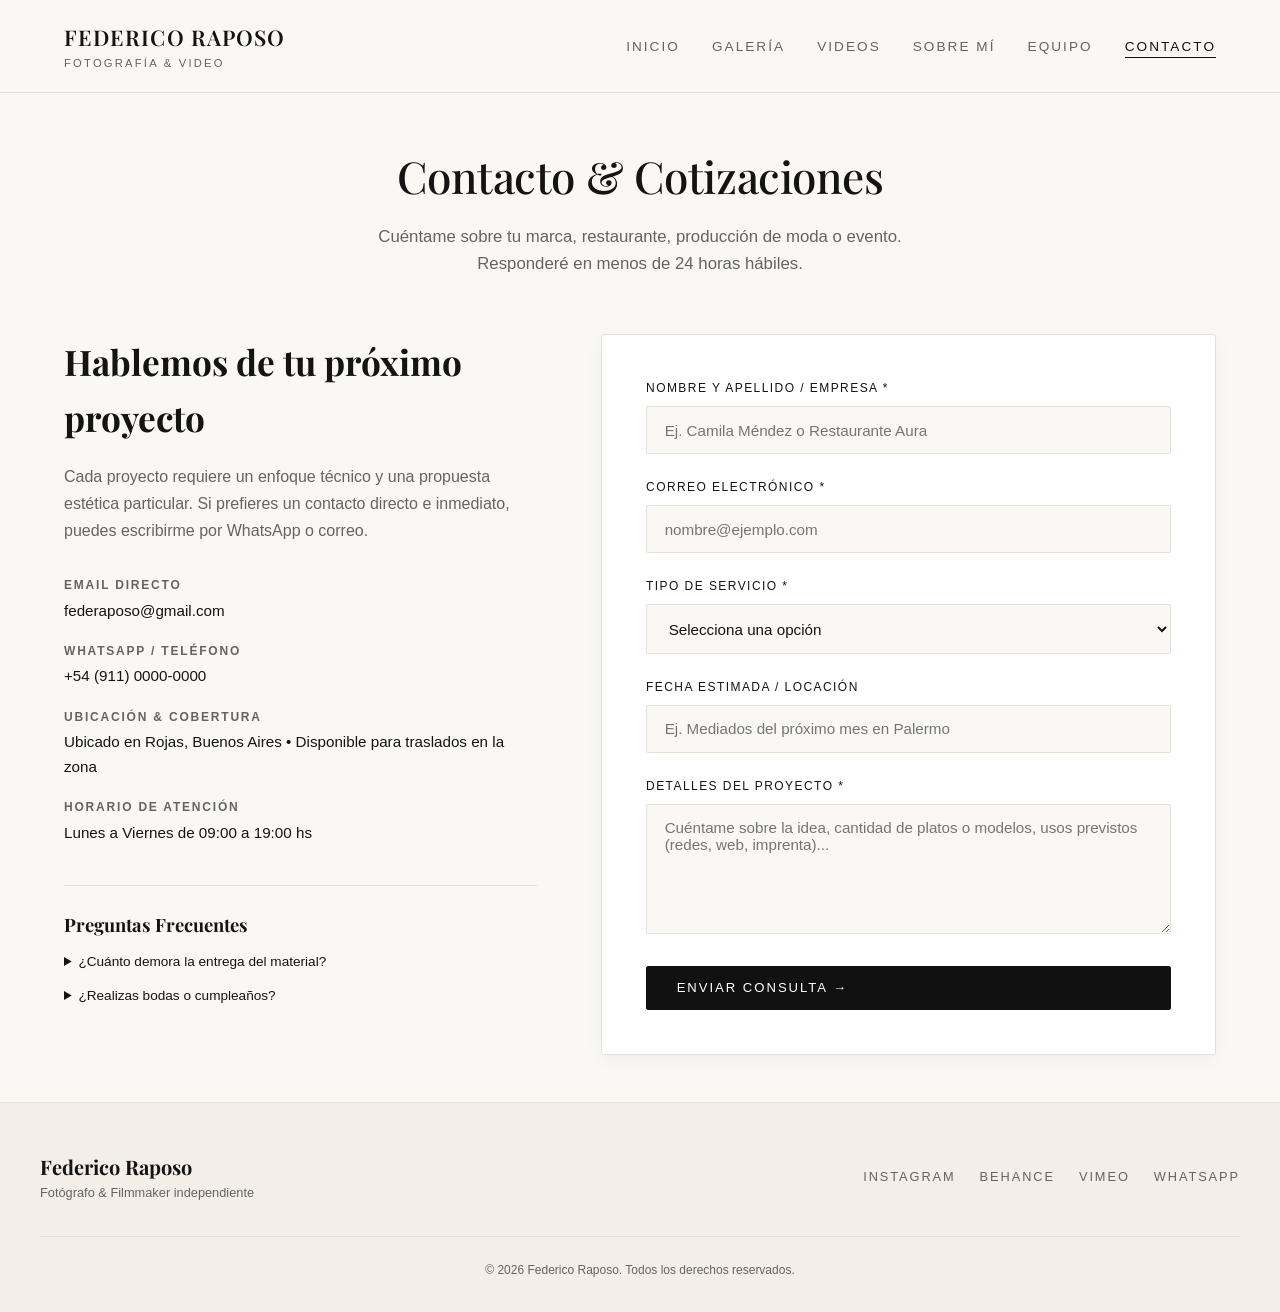
<file: contacto.html>
<!DOCTYPE html>
<html lang="es">
<head>
  <meta charset="UTF-8">
  <meta name="viewport" content="width=device-width, initial-scale=1.0">
  <title>Contacto & Reservas | Federico Raposo</title>
  <link rel="preconnect" href="https://fonts.googleapis.com">
  <link rel="preconnect" href="https://fonts.gstatic.com" crossorigin>
  <link href="https://fonts.googleapis.com/css2?family=Playfair+Display:ital,wght@0,400;0,600;1,400&display=swap" rel="stylesheet">
  <link rel="stylesheet" href="css/style.css">
  <link rel="icon" type="image/png" href="logo.png">
</head>
<body>

  <!-- NAVEGACIÓN -->
  <header class="header">
    <div class="nav-container">
      <a href="index.html" class="logo">
        Federico Raposo
        <span>Fotografía & Video</span>
      </a>
      <button class="nav-toggle" aria-label="Abrir menú">
        <span></span>
        <span></span>
        <span></span>
      </button>
      <ul class="nav-links">
        <li><a href="index.html">Inicio</a></li>
        <li><a href="galeria.html">Galería</a></li>
        <li><a href="videos.html">Videos</a></li>
        <li><a href="sobre-mi.html">Sobre Mí</a></li>
        <li><a href="equipo.html">Equipo</a></li>
        <li><a href="contacto.html" class="active">Contacto</a></li>
      </ul>
    </div>
  </header>

  <main class="container">
    <div class="page-header">
      <h1>Contacto & Cotizaciones</h1>
      <p>Cuéntame sobre tu marca, restaurante, producción de moda o evento. Responderé en menos de 24 horas hábiles.</p>
    </div>

    <div class="contact-grid">
      <!-- INFORMACIÓN DIRECTA -->
      <div class="contact-info">
        <h2>Hablemos de tu próximo proyecto</h2>
        <p>
          Cada proyecto requiere un enfoque técnico y una propuesta estética particular. Si prefieres un contacto directo e inmediato, puedes escribirme por WhatsApp o correo.
        </p>

        <ul class="contact-details">
          <li>
            <strong>Email Directo</strong>
            <a href="mailto:federaposo@gmail.com">federaposo@gmail.com</a>
          </li>
          <li>
            <strong>WhatsApp / Teléfono</strong>
            <a href="https://wa.me/5491100000000" target="_blank" rel="noopener">+54 (911) 0000-0000</a>
          </li>
          <li>
            <strong>Ubicación & Cobertura</strong>
            <span>Ubicado en Rojas, Buenos Aires • Disponible para traslados en la zona</span>
          </li>
          <li>
            <strong>Horario de atención</strong>
            <span>Lunes a Viernes de 09:00 a 19:00 hs</span>
          </li>
        </ul>

        <!-- PREGUNTAS FRECUENTES BREVES -->
        <div style="margin-top: 2.5rem; padding-top: 1.5rem; border-top: 1px solid var(--border);">
          <h4 style="font-family: var(--font-serif); font-size: 1.15rem; margin-bottom: 0.75rem;">Preguntas Frecuentes</h4>
          <details style="margin-bottom: 0.75rem; cursor: pointer;">
            <summary style="font-weight: 500; font-size: 0.85rem;">¿Cuánto demora la entrega del material?</summary>
            <p style="font-size: 0.8rem; color: var(--text-muted); margin-top: 0.35rem;">Para fotografía gastronómica y de producto: 5 a 7 días hábiles. Para producciones de video y aftermovies: 10 a 14 días con dos rondas de revisión incluidas.</p>
          </details>
          <details style="cursor: pointer;">
            <summary style="font-weight: 500; font-size: 0.85rem;">¿Realizas bodas o cumpleaños?</summary>
            <p style="font-size: 0.8rem; color: var(--text-muted); margin-top: 0.35rem;">No realizo eventos sociales privados como bodas o fiestas de cumpleaños. Mi enfoque está 100% volcado en proyectos comerciales, editoriales, culturales y de marca.</p>
          </details>
        </div>
      </div>

      <!-- FORMULARIO -->
      <div class="contact-form">
        <form id="contact-form">
          <div class="form-group">
            <label for="name">Nombre y Apellido / Empresa *</label>
            <input type="text" id="name" class="form-control" placeholder="Ej. Camila Méndez o Restaurante Aura" required>
          </div>

          <div class="form-group">
            <label for="email">Correo Electrónico *</label>
            <input type="email" id="email" class="form-control" placeholder="nombre@ejemplo.com" required>
          </div>

          <div class="form-group">
            <label for="category">Tipo de Servicio *</label>
            <select id="category" class="form-control" required>
              <option value="" disabled selected>Selecciona una opción</option>
              <option value="gastronomia">Fotografía Gastronómica & Menú</option>
              <option value="moda">Editorial de Moda & Lookbook</option>
              <option value="paisaje">Paisaje, Turismo & Expedición</option>
              <option value="eventos">Evento Corporativo o Cultural</option>
              <option value="video">Producción Audiovisual / Video Reel</option>
              <option value="otro">Otro tipo de producción</option>
            </select>
          </div>

          <div class="form-group">
            <label for="date">Fecha estimada / Locación</label>
            <input type="text" id="date" class="form-control" placeholder="Ej. Mediados del próximo mes en Palermo">
          </div>

          <div class="form-group">
            <label for="message">Detalles del Proyecto *</label>
            <textarea id="message" class="form-control" placeholder="Cuéntame sobre la idea, cantidad de platos o modelos, usos previstos (redes, web, imprenta)..." required></textarea>
          </div>

          <button type="submit" class="btn" style="width: 100%;">Enviar Consulta &rarr;</button>
        </form>
      </div>
    </div>
  </main>

  <!-- PIE DE PÁGINA -->
  <footer class="footer">
    <div class="footer-content">
      <div class="footer-brand">
        <h4>Federico Raposo</h4>
        <p>Fotógrafo & Filmmaker independiente</p>
      </div>
      <div class="footer-social">
        <a href="#" target="_blank" rel="noopener">Instagram</a>
        <a href="#" target="_blank" rel="noopener">Behance</a>
        <a href="#" target="_blank" rel="noopener">Vimeo</a>
        <a href="https://wa.me/" target="_blank" rel="noopener">WhatsApp</a>
      </div>
    </div>
    <p class="footer-copy">&copy; 2026 Federico Raposo. Todos los derechos reservados.</p>
  </footer>

  <script src="js/main.js"></script>
</body>
</html>
</file>
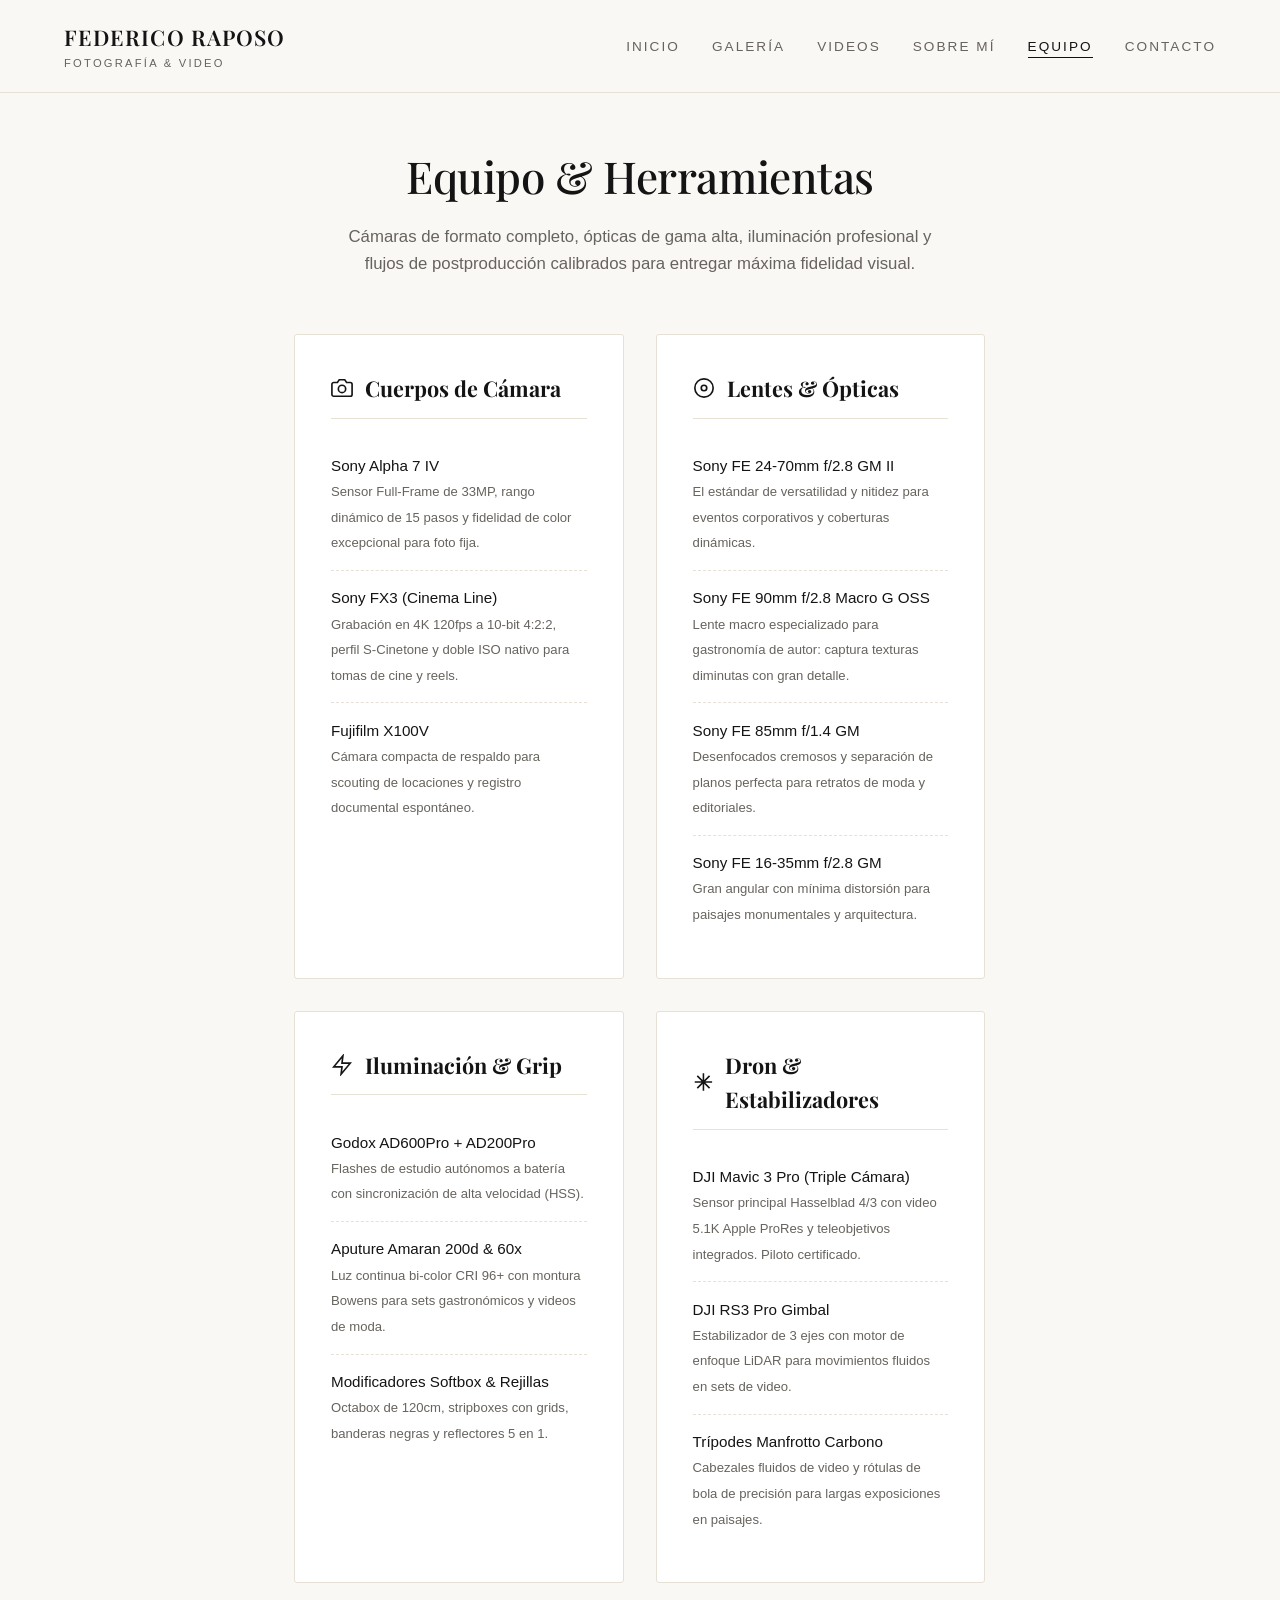
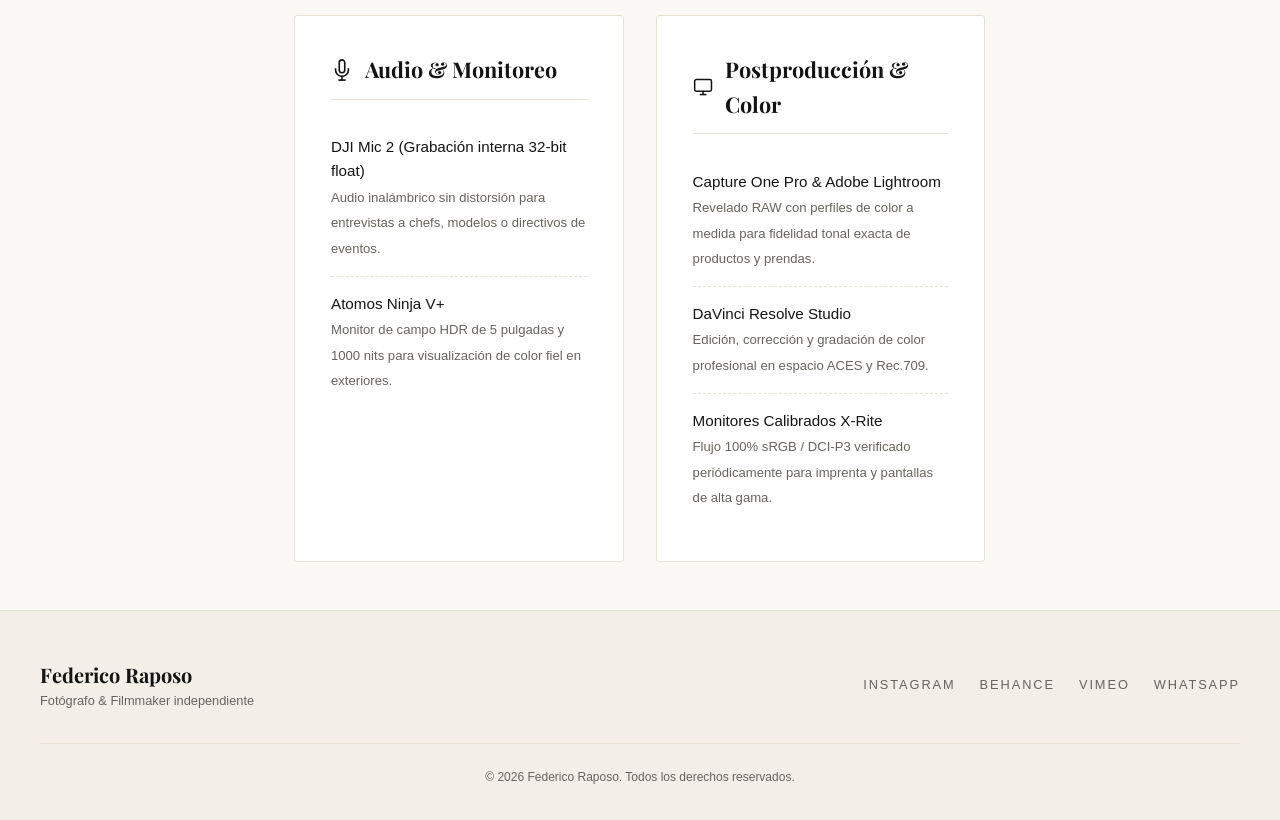
<file: equipo.html>
<!DOCTYPE html>
<html lang="es">
<head>
  <meta charset="UTF-8">
  <meta name="viewport" content="width=device-width, initial-scale=1.0">
  <title>Equipo & Herramientas de Trabajo | Federico Raposo</title>
  <link rel="preconnect" href="https://fonts.googleapis.com">
  <link rel="preconnect" href="https://fonts.gstatic.com" crossorigin>
  <link href="https://fonts.googleapis.com/css2?family=Playfair+Display:ital,wght@0,400;0,600;1,400&display=swap" rel="stylesheet">
  <link rel="stylesheet" href="css/style.css">
  <link rel="icon" type="image/png" href="logo.png">
</head>
<body>

  <!-- NAVEGACIÓN -->
  <header class="header">
    <div class="nav-container">
      <a href="index.html" class="logo">
        Federico Raposo
        <span>Fotografía & Video</span>
      </a>
      <button class="nav-toggle" aria-label="Abrir menú">
        <span></span>
        <span></span>
        <span></span>
      </button>
      <ul class="nav-links">
        <li><a href="index.html">Inicio</a></li>
        <li><a href="galeria.html">Galería</a></li>
        <li><a href="videos.html">Videos</a></li>
        <li><a href="sobre-mi.html">Sobre Mí</a></li>
        <li><a href="equipo.html" class="active">Equipo</a></li>
        <li><a href="contacto.html">Contacto</a></li>
      </ul>
    </div>
  </header>

  <main class="container">
    <div class="page-header">
      <h1>Equipo & Herramientas</h1>
      <p>Cámaras de formato completo, ópticas de gama alta, iluminación profesional y flujos de postproducción calibrados para entregar máxima fidelidad visual.</p>
    </div>

    <div class="gear-grid">
      <!-- CÁMARAS -->
      <section class="gear-category">
        <h3>
          <svg width="22" height="22" fill="none" stroke="currentColor" stroke-width="1.8" viewBox="0 0 24 24"><path d="M23 19a2 2 0 0 1-2 2H3a2 2 0 0 1-2-2V8a2 2 0 0 1 2-2h4l2-3h6l2 3h4a2 2 0 0 1 2 2z"></path><circle cx="12" cy="13" r="4"></circle></svg>
          Cuerpos de Cámara
        </h3>
        <ul class="gear-list">
          <li class="gear-item">
            <span class="gear-name">Sony Alpha 7 IV</span>
            <span class="gear-desc">Sensor Full-Frame de 33MP, rango dinámico de 15 pasos y fidelidad de color excepcional para foto fija.</span>
          </li>
          <li class="gear-item">
            <span class="gear-name">Sony FX3 (Cinema Line)</span>
            <span class="gear-desc">Grabación en 4K 120fps a 10-bit 4:2:2, perfil S-Cinetone y doble ISO nativo para tomas de cine y reels.</span>
          </li>
          <li class="gear-item">
            <span class="gear-name">Fujifilm X100V</span>
            <span class="gear-desc">Cámara compacta de respaldo para scouting de locaciones y registro documental espontáneo.</span>
          </li>
        </ul>
      </section>

      <!-- ÓPTICAS -->
      <section class="gear-category">
        <h3>
          <svg width="22" height="22" fill="none" stroke="currentColor" stroke-width="1.8" viewBox="0 0 24 24"><circle cx="12" cy="12" r="10"></circle><circle cx="12" cy="12" r="3"></circle></svg>
          Lentes & Ópticas
        </h3>
        <ul class="gear-list">
          <li class="gear-item">
            <span class="gear-name">Sony FE 24-70mm f/2.8 GM II</span>
            <span class="gear-desc">El estándar de versatilidad y nitidez para eventos corporativos y coberturas dinámicas.</span>
          </li>
          <li class="gear-item">
            <span class="gear-name">Sony FE 90mm f/2.8 Macro G OSS</span>
            <span class="gear-desc">Lente macro especializado para gastronomía de autor: captura texturas diminutas con gran detalle.</span>
          </li>
          <li class="gear-item">
            <span class="gear-name">Sony FE 85mm f/1.4 GM</span>
            <span class="gear-desc">Desenfocados cremosos y separación de planos perfecta para retratos de moda y editoriales.</span>
          </li>
          <li class="gear-item">
            <span class="gear-name">Sony FE 16-35mm f/2.8 GM</span>
            <span class="gear-desc">Gran angular con mínima distorsión para paisajes monumentales y arquitectura.</span>
          </li>
        </ul>
      </section>

      <!-- ILUMINACIÓN -->
      <section class="gear-category">
        <h3>
          <svg width="22" height="22" fill="none" stroke="currentColor" stroke-width="1.8" viewBox="0 0 24 24"><polygon points="13 2 3 14 12 14 11 22 21 10 12 10 13 2"></polygon></svg>
          Iluminación & Grip
        </h3>
        <ul class="gear-list">
          <li class="gear-item">
            <span class="gear-name">Godox AD600Pro + AD200Pro</span>
            <span class="gear-desc">Flashes de estudio autónomos a batería con sincronización de alta velocidad (HSS).</span>
          </li>
          <li class="gear-item">
            <span class="gear-name">Aputure Amaran 200d & 60x</span>
            <span class="gear-desc">Luz continua bi-color CRI 96+ con montura Bowens para sets gastronómicos y videos de moda.</span>
          </li>
          <li class="gear-item">
            <span class="gear-name">Modificadores Softbox & Rejillas</span>
            <span class="gear-desc">Octabox de 120cm, stripboxes con grids, banderas negras y reflectores 5 en 1.</span>
          </li>
        </ul>
      </section>

      <!-- DRON & ESTABILIZACIÓN -->
      <section class="gear-category">
        <h3>
          <svg width="22" height="22" fill="none" stroke="currentColor" stroke-width="1.8" viewBox="0 0 24 24"><path d="M12 2v20M2 12h20M4.93 4.93l14.14 14.14M4.93 19.07L19.07 4.93"></path></svg>
          Dron & Estabilizadores
        </h3>
        <ul class="gear-list">
          <li class="gear-item">
            <span class="gear-name">DJI Mavic 3 Pro (Triple Cámara)</span>
            <span class="gear-desc">Sensor principal Hasselblad 4/3 con video 5.1K Apple ProRes y teleobjetivos integrados. Piloto certificado.</span>
          </li>
          <li class="gear-item">
            <span class="gear-name">DJI RS3 Pro Gimbal</span>
            <span class="gear-desc">Estabilizador de 3 ejes con motor de enfoque LiDAR para movimientos fluidos en sets de video.</span>
          </li>
          <li class="gear-item">
            <span class="gear-name">Trípodes Manfrotto Carbono</span>
            <span class="gear-desc">Cabezales fluidos de video y rótulas de bola de precisión para largas exposiciones en paisajes.</span>
          </li>
        </ul>
      </section>

      <!-- AUDIO & MONITOREO -->
      <section class="gear-category">
        <h3>
          <svg width="22" height="22" fill="none" stroke="currentColor" stroke-width="1.8" viewBox="0 0 24 24"><path d="M12 1a3 3 0 0 0-3 3v8a3 3 0 0 0 6 0V4a3 3 0 0 0-3-3z"></path><path d="M19 10v2a7 7 0 0 1-14 0v-2"></path><line x1="12" y1="19" x2="12" y2="23"></line><line x1="8" y1="23" x2="16" y2="23"></line></svg>
          Audio & Monitoreo
        </h3>
        <ul class="gear-list">
          <li class="gear-item">
            <span class="gear-name">DJI Mic 2 (Grabación interna 32-bit float)</span>
            <span class="gear-desc">Audio inalámbrico sin distorsión para entrevistas a chefs, modelos o directivos de eventos.</span>
          </li>
          <li class="gear-item">
            <span class="gear-name">Atomos Ninja V+</span>
            <span class="gear-desc">Monitor de campo HDR de 5 pulgadas y 1000 nits para visualización de color fiel en exteriores.</span>
          </li>
        </ul>
      </section>

      <!-- POSTPRODUCCIÓN -->
      <section class="gear-category">
        <h3>
          <svg width="22" height="22" fill="none" stroke="currentColor" stroke-width="1.8" viewBox="0 0 24 24"><rect x="2" y="3" width="20" height="14" rx="2" ry="2"></rect><line x1="8" y1="21" x2="16" y2="21"></line><line x1="12" y1="17" x2="12" y2="21"></line></svg>
          Postproducción & Color
        </h3>
        <ul class="gear-list">
          <li class="gear-item">
            <span class="gear-name">Capture One Pro & Adobe Lightroom</span>
            <span class="gear-desc">Revelado RAW con perfiles de color a medida para fidelidad tonal exacta de productos y prendas.</span>
          </li>
          <li class="gear-item">
            <span class="gear-name">DaVinci Resolve Studio</span>
            <span class="gear-desc">Edición, corrección y gradación de color profesional en espacio ACES y Rec.709.</span>
          </li>
          <li class="gear-item">
            <span class="gear-name">Monitores Calibrados X-Rite</span>
            <span class="gear-desc">Flujo 100% sRGB / DCI-P3 verificado periódicamente para imprenta y pantallas de alta gama.</span>
          </li>
        </ul>
      </section>
    </div>
  </main>

  <!-- PIE DE PÁGINA -->
  <footer class="footer">
    <div class="footer-content">
      <div class="footer-brand">
        <h4>Federico Raposo</h4>
        <p>Fotógrafo & Filmmaker independiente</p>
      </div>
      <div class="footer-social">
        <a href="#" target="_blank" rel="noopener">Instagram</a>
        <a href="#" target="_blank" rel="noopener">Behance</a>
        <a href="#" target="_blank" rel="noopener">Vimeo</a>
        <a href="https://wa.me/" target="_blank" rel="noopener">WhatsApp</a>
      </div>
    </div>
    <p class="footer-copy">&copy; 2026 Federico Raposo. Todos los derechos reservados.</p>
  </footer>

  <script src="js/main.js"></script>
</body>
</html>
</file>
<file: css/style.css>
/* ==========================================================================
   PORTFOLIO DE FOTOGRAFÍA - ESTILO MINIMALISTA CLARO
   ========================================================================== */

:root {
  --bg: #faf8f5;
  --bg-card: #ffffff;
  --bg-alt: #f3eee7;
  --text: #141414;
  --text-muted: #67635e;
  --border: #e6e0d5;
  --border-subtle: #efeae2;
  --accent: #111111;
  --accent-hover: #262626;
  --accent-light: #ece6dc;
  --font-serif: "Playfair Display", Georgia, "Times New Roman", serif;
  --font-sans: -apple-system, BlinkMacSystemFont, "Segoe UI", Roboto, "Helvetica Neue", Arial, sans-serif;
  --max-width: 1200px;

  /* Emil Kowalski motion tokens */
  --ease-out: cubic-bezier(0.23, 1, 0.32, 1);
  --ease-spring: cubic-bezier(0.16, 1, 0.3, 1);
  --ease-smooth: cubic-bezier(0.4, 0, 0.2, 1);

  /* Elevation tokens */
  --shadow-subtle: 0 4px 20px -2px rgba(20, 20, 20, 0.05);
  --shadow-card: 0 10px 30px -10px rgba(20, 20, 20, 0.08);
  --shadow-lift: 0 20px 40px -12px rgba(20, 20, 20, 0.16);
  --shadow-lightbox: 0 24px 64px rgba(0, 0, 0, 0.7);

  --transition: background-color 0.25s var(--ease-out), color 0.25s var(--ease-out), border-color 0.25s var(--ease-out);
}

/* Browser surfaces styling (Impeccable craft floor) */
::selection {
  background-color: var(--accent);
  color: #ffffff;
}

::-webkit-scrollbar {
  width: 8px;
  height: 8px;
}

::-webkit-scrollbar-track {
  background: var(--bg);
}

::-webkit-scrollbar-thumb {
  background: #d6d0c4;
  border-radius: 4px;
}

::-webkit-scrollbar-thumb:hover {
  background: #b5aea0;
}

* {
  box-sizing: border-box;
  margin: 0;
  padding: 0;
}

html {
  scroll-behavior: smooth;
  scroll-padding-top: 90px;
}

body {
  font-family: var(--font-sans);
  background-color: var(--bg);
  color: var(--text);
  line-height: 1.6;
  min-height: 100vh;
  display: flex;
  flex-direction: column;
}

img {
  max-width: 100%;
  height: auto;
  display: block;
}

a {
  color: inherit;
  text-decoration: none;
  transition: var(--transition);
}

/* --------------------------------------------------------------------------
   HEADER & NAVEGACIÓN
   -------------------------------------------------------------------------- */
.header {
  position: sticky;
  top: 0;
  background-color: rgba(250, 248, 245, 0.92);
  backdrop-filter: blur(12px);
  -webkit-backdrop-filter: blur(12px);
  border-bottom: 1px solid var(--border);
  z-index: 100;
  transition: background-color 0.3s var(--ease-out), box-shadow 0.3s var(--ease-out), border-color 0.3s var(--ease-out);
}

.header.scrolled {
  background-color: rgba(250, 248, 245, 0.98);
  box-shadow: var(--shadow-subtle);
  border-color: rgba(230, 224, 213, 0.9);
}

.nav-container {
  max-width: var(--max-width);
  margin: 0 auto;
  padding: 1.25rem 1.5rem;
  display: flex;
  justify-content: space-between;
  align-items: center;
}

.logo {
  font-family: var(--font-serif);
  font-size: 1.35rem;
  font-weight: 600;
  letter-spacing: 0.05em;
  text-transform: uppercase;
}

.logo span {
  display: block;
  font-family: var(--font-sans);
  font-size: 0.7rem;
  font-weight: 400;
  color: var(--text-muted);
  letter-spacing: 0.2em;
}

.nav-links {
  display: flex;
  list-style: none;
  gap: 2rem;
  align-items: center;
}

.nav-links a {
  font-size: 0.85rem;
  text-transform: uppercase;
  letter-spacing: 0.15em;
  color: var(--text-muted);
  font-weight: 500;
  padding-bottom: 4px;
  position: relative;
}

.nav-links a:hover,
.nav-links a.active {
  color: var(--text);
}

.nav-links a::after {
  content: "";
  position: absolute;
  left: 0;
  bottom: 0;
  width: 100%;
  height: 1.5px;
  background-color: var(--accent);
  transform: scaleX(0);
  transform-origin: right;
  transition: transform 0.25s var(--ease-out);
}

.nav-links a:hover::after,
.nav-links a.active::after {
  transform: scaleX(1);
  transform-origin: left;
}

.nav-toggle {
  display: none;
  background: none;
  border: none;
  cursor: pointer;
  padding: 0.5rem;
  flex-direction: column;
  gap: 5px;
}

.nav-toggle span {
  display: block;
  width: 24px;
  height: 2px;
  background-color: var(--text);
  transition: transform 0.3s var(--ease-out), opacity 0.25s ease;
}

/* --------------------------------------------------------------------------
   LAYOUT & SECCIONES GENERALES
   -------------------------------------------------------------------------- */
main {
  flex: 1;
}

.container {
  max-width: var(--max-width);
  margin: 0 auto;
  padding: 3rem 1.5rem;
}

.page-header {
  text-align: center;
  margin-bottom: 3.5rem;
}

.page-header h1 {
  font-family: var(--font-serif);
  font-size: 2.75rem;
  font-weight: 500;
  margin-bottom: 0.75rem;
  letter-spacing: -0.01em;
}

.page-header p {
  color: var(--text-muted);
  font-size: 1.05rem;
  max-width: 65ch;
  margin: 0 auto;
}

.btn {
  display: inline-flex;
  align-items: center;
  gap: 0.5rem;
  padding: 0.85rem 1.85rem;
  background-color: var(--accent);
  color: #ffffff;
  font-size: 0.82rem;
  font-weight: 500;
  text-transform: uppercase;
  letter-spacing: 0.15em;
  border: 1px solid var(--accent);
  border-radius: 2px;
  cursor: pointer;
  transition: transform 0.16s var(--ease-out), background-color 0.25s var(--ease-out), color 0.25s var(--ease-out), border-color 0.25s var(--ease-out), box-shadow 0.25s var(--ease-out);
}

.btn svg {
  transition: transform 0.25s var(--ease-out);
}

@media (hover: hover) and (pointer: fine) {
  .btn:hover {
    background-color: var(--accent-hover);
    box-shadow: var(--shadow-subtle);
  }
  .btn:hover svg {
    transform: translateX(4px);
  }
}

.btn:active {
  transform: scale(0.97);
}

.btn-secondary {
  background-color: transparent;
  color: var(--accent);
  border-color: var(--border);
}

@media (hover: hover) and (pointer: fine) {
  .btn-secondary:hover {
    background-color: var(--bg-alt);
    border-color: var(--accent);
    color: var(--accent);
  }
}

/* --------------------------------------------------------------------------
   PORTADA EDITORIAL (INDEX) - ENTRADA Y HERO
   -------------------------------------------------------------------------- */
@keyframes heroFadeUp {
  from {
    opacity: 0;
    transform: translateY(18px);
  }
  to {
    opacity: 1;
    transform: translateY(0);
  }
}

@keyframes heroScaleIn {
  from {
    opacity: 0;
    transform: scale(1.04);
  }
  to {
    opacity: 1;
    transform: scale(1);
  }
}

@keyframes pulseDot {
  0%, 100% {
    box-shadow: 0 0 0 0 rgba(46, 125, 50, 0.45);
  }
  50% {
    box-shadow: 0 0 0 6px rgba(46, 125, 50, 0);
  }
}

.hero-editorial-section {
  padding: 1.5rem 1.5rem 4rem;
  border-bottom: 1px solid var(--border);
}

.hero-editorial-grid {
  display: grid;
  grid-template-columns: 1.15fr 0.95fr;
  gap: 4rem;
  align-items: center;
}

.status-badge {
  display: inline-flex;
  align-items: center;
  gap: 0.55rem;
  font-size: 0.72rem;
  letter-spacing: 0.12em;
  text-transform: uppercase;
  color: var(--text-muted);
  background-color: var(--bg-alt);
  border: 1px solid var(--border);
  padding: 0.35rem 0.95rem;
  border-radius: 999px;
  margin-bottom: 1.5rem;
  width: fit-content;
  animation: heroFadeUp 0.6s var(--ease-out) both 0.05s;
}

.status-dot {
  width: 7px;
  height: 7px;
  background-color: #2e7d32;
  border-radius: 50%;
  animation: pulseDot 2.4s infinite ease-out;
}

.hero-editorial-title {
  font-family: var(--font-serif);
  font-size: clamp(2.5rem, 4.5vw, 3.85rem);
  font-weight: 500;
  line-height: 1.08;
  letter-spacing: -0.025em;
  margin-bottom: 1.35rem;
  text-wrap: balance;
  color: var(--text);
  animation: heroFadeUp 0.7s var(--ease-out) both 0.12s;
}

.hero-editorial-desc {
  font-size: 1.1rem;
  color: var(--text-muted);
  line-height: 1.68;
  max-width: 54ch;
  margin-bottom: 2rem;
  animation: heroFadeUp 0.7s var(--ease-out) both 0.2s;
}

.hero-cta-group {
  display: flex;
  align-items: center;
  gap: 1rem;
  flex-wrap: wrap;
  margin-bottom: 2.75rem;
  animation: heroFadeUp 0.7s var(--ease-out) both 0.28s;
}

.hero-stat-row {
  display: flex;
  align-items: center;
  gap: 2.25rem;
  padding-top: 1.75rem;
  border-top: 1px solid var(--border);
  animation: heroFadeUp 0.7s var(--ease-out) both 0.36s;
}

.stat-metric {
  display: flex;
  flex-direction: column;
}

.stat-metric .num {
  font-family: var(--font-serif);
  font-size: 1.6rem;
  font-weight: 600;
  color: var(--accent);
  line-height: 1;
}

.stat-metric .label {
  font-size: 0.72rem;
  color: var(--text-muted);
  text-transform: uppercase;
  letter-spacing: 0.08em;
  margin-top: 0.35rem;
}

.stat-divider {
  width: 1px;
  height: 28px;
  background-color: var(--border);
}

/* Marco visual del Hero */
.hero-visual-frame {
  position: relative;
  animation: heroFadeUp 0.8s var(--ease-out) both 0.15s;
}

.hero-visual-wrapper {
  position: relative;
  border-radius: 3px;
  overflow: hidden;
  background-color: #000;
  aspect-ratio: 4 / 5;
  box-shadow: var(--shadow-lift);
  border: 1px solid var(--border);
}

.hero-visual-wrapper img {
  width: 100%;
  height: 100%;
  object-fit: cover;
  animation: heroScaleIn 1s var(--ease-out) both 0.2s;
  transition: transform 0.8s var(--ease-spring);
}

@media (hover: hover) and (pointer: fine) {
  .hero-visual-wrapper:hover img {
    transform: scale(1.035);
  }
}

.hero-floating-card {
  position: absolute;
  bottom: 1.25rem;
  left: 1.25rem;
  right: 1.25rem;
  background: rgba(250, 248, 245, 0.92);
  backdrop-filter: blur(14px);
  -webkit-backdrop-filter: blur(14px);
  padding: 1rem 1.25rem;
  border: 1px solid rgba(230, 224, 213, 0.85);
  border-radius: 2px;
  display: flex;
  justify-content: space-between;
  align-items: center;
  gap: 1rem;
  box-shadow: var(--shadow-subtle);
  transition: transform 0.3s var(--ease-out), box-shadow 0.3s var(--ease-out);
}

@media (hover: hover) and (pointer: fine) {
  .hero-visual-wrapper:hover .hero-floating-card {
    transform: translateY(-2px);
    box-shadow: var(--shadow-card);
  }
}

.hero-floating-title {
  font-family: var(--font-serif);
  font-size: 0.95rem;
  font-weight: 500;
  color: var(--text);
}

.hero-floating-meta {
  font-size: 0.72rem;
  color: var(--text-muted);
  letter-spacing: 0.05em;
  text-transform: uppercase;
  white-space: nowrap;
}

/* --------------------------------------------------------------------------
   SELECCIÓN CURADA (HOME INTERACTIVA)
   -------------------------------------------------------------------------- */
.curated-section {
  padding-top: 5rem;
  padding-bottom: 5rem;
}

.curated-header {
  display: flex;
  justify-content: space-between;
  align-items: flex-end;
  margin-bottom: 2.75rem;
  gap: 2rem;
  flex-wrap: wrap;
}

.curated-header h2 {
  font-family: var(--font-serif);
  font-size: 2.35rem;
  font-weight: 500;
  letter-spacing: -0.02em;
  margin-bottom: 0.5rem;
}

.curated-header p {
  color: var(--text-muted);
  font-size: 0.95rem;
  max-width: 52ch;
  line-height: 1.6;
}

.curated-filter-bar {
  margin-bottom: 0;
}

.curated-footer-cta {
  text-align: center;
  margin-top: 3.5rem;
}

/* --------------------------------------------------------------------------
   MOSAICO ASIMÉTRICO DE DISCIPLINAS (SERIES)
   -------------------------------------------------------------------------- */
.series-section {
  background-color: var(--bg-alt);
  padding: 5.5rem 1.5rem;
  border-top: 1px solid var(--border);
  border-bottom: 1px solid var(--border);
}

.series-header {
  text-align: center;
  max-width: 650px;
  margin: 0 auto 3.5rem;
}

.series-header h2 {
  font-family: var(--font-serif);
  font-size: 2.4rem;
  font-weight: 500;
  letter-spacing: -0.015em;
  margin-bottom: 0.75rem;
}

.series-header p {
  color: var(--text-muted);
  font-size: 1rem;
}

.series-mosaic {
  max-width: var(--max-width);
  margin: 0 auto;
  display: grid;
  grid-template-columns: repeat(12, 1fr);
  gap: 1.75rem;
}

.mosaic-card {
  position: relative;
  overflow: hidden;
  border-radius: 2px;
  background-color: #000;
  display: block;
  text-decoration: none;
  border: 1px solid var(--border);
  transition: transform 0.3s cubic-bezier(0.16, 1, 0.3, 1), box-shadow 0.3s cubic-bezier(0.16, 1, 0.3, 1);
}

.mosaic-card:active {
  transform: scale(0.985);
}

.mosaic-card img {
  width: 100%;
  height: 100%;
  object-fit: cover;
  transition: transform 0.65s cubic-bezier(0.16, 1, 0.3, 1), opacity 0.3s ease;
  opacity: 0.9;
}

.mosaic-card:hover img {
  transform: scale(1.04);
  opacity: 0.8;
}

.mosaic-info {
  position: absolute;
  inset: auto 0 0 0;
  padding: 2.25rem 2rem;
  background: linear-gradient(to top, rgba(0, 0, 0, 0.85) 0%, rgba(0, 0, 0, 0.35) 60%, transparent 100%);
  color: #ffffff;
  display: flex;
  justify-content: space-between;
  align-items: flex-end;
}

.mosaic-info h3 {
  font-family: var(--font-serif);
  font-size: 1.5rem;
  font-weight: 500;
  line-height: 1.2;
}

.mosaic-info p {
  font-size: 0.82rem;
  color: rgba(255, 255, 255, 0.78);
  margin-top: 0.35rem;
}

.mosaic-arrow {
  width: 38px;
  height: 38px;
  border-radius: 50%;
  background: rgba(255, 255, 255, 0.15);
  backdrop-filter: blur(6px);
  -webkit-backdrop-filter: blur(6px);
  display: flex;
  align-items: center;
  justify-content: center;
  transition: transform 0.25s var(--ease-out), background-color 0.25s var(--ease-out), color 0.25s ease;
  flex-shrink: 0;
  color: #ffffff;
}

.mosaic-card:hover .mosaic-arrow {
  transform: translateX(4px);
  background: #ffffff;
  color: #111111;
}

/* Distribución asimétrica editorial */
.mosaic-card--gastronomia {
  grid-column: span 7;
  aspect-ratio: 16 / 11;
}

.mosaic-card--moda {
  grid-column: span 5;
  aspect-ratio: 16 / 11;
}

.mosaic-card--paisaje {
  grid-column: span 5;
  aspect-ratio: 16 / 11;
}

.mosaic-card--eventos {
  grid-column: span 7;
  aspect-ratio: 16 / 11;
}

/* --------------------------------------------------------------------------
   FILOSOFÍA / MANIFIESTO
   -------------------------------------------------------------------------- */
.manifesto-section {
  padding: 6rem 1.5rem;
  text-align: center;
  background-color: var(--bg);
}

.manifesto-content {
  max-width: 780px;
  margin: 0 auto;
}

.manifesto-quote {
  font-family: var(--font-serif);
  font-size: clamp(1.6rem, 3.2vw, 2.25rem);
  line-height: 1.45;
  font-style: italic;
  margin-bottom: 1.75rem;
  color: var(--text);
  letter-spacing: -0.015em;
}

.manifesto-author {
  font-size: 0.8rem;
  letter-spacing: 0.18em;
  text-transform: uppercase;
  color: var(--text-muted);
  margin-bottom: 2rem;
}

/* --------------------------------------------------------------------------
   STRIP DE CONTACTO RÁPIDO (USER COMFORT)
   -------------------------------------------------------------------------- */
.contact-fast-strip {
  background-color: var(--accent);
  color: #ffffff;
  padding: 4.5rem 1.5rem;
}

.contact-fast-container {
  max-width: var(--max-width);
  margin: 0 auto;
  display: flex;
  justify-content: space-between;
  align-items: center;
  gap: 2.5rem;
  flex-wrap: wrap;
}

.contact-fast-text h2 {
  font-family: var(--font-serif);
  font-size: 2.15rem;
  font-weight: 500;
  margin-bottom: 0.5rem;
  color: #ffffff;
  letter-spacing: -0.015em;
}

.contact-fast-text p {
  color: rgba(255, 255, 255, 0.78);
  font-size: 1rem;
  max-width: 52ch;
  line-height: 1.6;
}

.contact-fast-actions {
  display: flex;
  gap: 1rem;
  flex-wrap: wrap;
}

.btn-white {
  background-color: #ffffff;
  color: #111111;
  border-color: #ffffff;
}

.btn-white:hover {
  background-color: transparent;
  color: #ffffff;
}

.btn-outline-white {
  background-color: transparent;
  color: #ffffff;
  border-color: rgba(255, 255, 255, 0.35);
}

.btn-outline-white:hover {
  border-color: #ffffff;
}

/* --------------------------------------------------------------------------
   SISTEMA DE REVELACIÓN CON SCROLL (INTERSECTION OBSERVER)
   -------------------------------------------------------------------------- */
.reveal {
  opacity: 0;
  transform: translateY(22px);
  transition: opacity 0.65s var(--ease-out), transform 0.65s var(--ease-out);
  will-change: opacity, transform;
}

.reveal.is-revealed {
  opacity: 1;
  transform: translateY(0);
}

/* Stagger para elementos hijos de cuadrícula */
.reveal-stagger > * {
  opacity: 0;
  transform: translateY(20px);
  transition: opacity 0.55s var(--ease-out), transform 0.55s var(--ease-out);
}

.reveal-stagger.is-revealed > * {
  opacity: 1;
  transform: translateY(0);
}

.reveal-stagger.is-revealed > *:nth-child(1) { transition-delay: 0.04s; }
.reveal-stagger.is-revealed > *:nth-child(2) { transition-delay: 0.09s; }
.reveal-stagger.is-revealed > *:nth-child(3) { transition-delay: 0.14s; }
.reveal-stagger.is-revealed > *:nth-child(4) { transition-delay: 0.19s; }
.reveal-stagger.is-revealed > *:nth-child(5) { transition-delay: 0.24s; }
.reveal-stagger.is-revealed > *:nth-child(6) { transition-delay: 0.29s; }
.reveal-stagger.is-revealed > *:nth-child(7) { transition-delay: 0.34s; }
.reveal-stagger.is-revealed > *:nth-child(8) { transition-delay: 0.39s; }

/* --------------------------------------------------------------------------
   GALERÍA CON FILTROS
   -------------------------------------------------------------------------- */
.filter-bar {
  display: flex;
  justify-content: center;
  flex-wrap: wrap;
  gap: 0.75rem;
  margin-bottom: 2.5rem;
}

.filter-btn {
  background: var(--bg-card);
  border: 1px solid var(--border);
  padding: 0.55rem 1.35rem;
  font-size: 0.78rem;
  font-weight: 500;
  text-transform: uppercase;
  letter-spacing: 0.12em;
  cursor: pointer;
  color: var(--text-muted);
  border-radius: 999px;
  transition: transform 0.16s var(--ease-out), background-color 0.25s var(--ease-out), color 0.25s var(--ease-out), border-color 0.25s var(--ease-out), box-shadow 0.25s var(--ease-out);
}

@media (hover: hover) and (pointer: fine) {
  .filter-btn:hover {
    border-color: var(--accent);
    color: var(--text);
  }
}

.filter-btn.active {
  background-color: var(--accent);
  color: #ffffff;
  border-color: var(--accent);
  box-shadow: var(--shadow-subtle);
}

.filter-btn:active {
  transform: scale(0.96);
}

.gallery-grid {
  display: grid;
  grid-template-columns: repeat(auto-fill, minmax(320px, 1fr));
  gap: 1.75rem;
}

.gallery-item {
  position: relative;
  overflow: hidden;
  background-color: var(--bg-alt);
  aspect-ratio: 3 / 4;
  cursor: pointer;
  border-radius: 3px;
  display: block;
  border: 1px solid var(--border);
  transition: transform 0.4s var(--ease-spring), box-shadow 0.4s var(--ease-out), opacity 0.3s var(--ease-out);
}

.gallery-item img {
  width: 100%;
  height: 100%;
  object-fit: cover;
  transition: transform 0.7s var(--ease-spring);
}

@media (hover: hover) and (pointer: fine) {
  .gallery-item:hover {
    box-shadow: var(--shadow-card);
  }
  .gallery-item:hover img {
    transform: scale(1.045);
  }
}

.gallery-overlay {
  position: absolute;
  inset: 0;
  background: linear-gradient(to top, rgba(14, 14, 14, 0.88) 0%, rgba(14, 14, 14, 0.4) 55%, transparent 100%);
  display: flex;
  flex-direction: column;
  justify-content: flex-end;
  padding: 1.75rem 1.5rem;
  color: #ffffff;
  opacity: 0;
  backdrop-filter: blur(2px);
  -webkit-backdrop-filter: blur(2px);
  transition: opacity 0.3s var(--ease-out);
}

.gallery-overlay > * {
  transform: translateY(8px);
  opacity: 0;
  transition: transform 0.3s var(--ease-out), opacity 0.3s var(--ease-out);
}

.gallery-overlay h3,
.gallery-overlay h4 {
  font-family: var(--font-serif);
  font-size: 1.25rem;
  font-weight: 400;
  margin-bottom: 0.25rem;
  color: #ffffff;
  transition-delay: 0.04s;
}

.gallery-overlay span,
.gallery-overlay .gallery-meta {
  font-size: 0.78rem;
  letter-spacing: 0.04em;
  color: rgba(255, 255, 255, 0.85);
  transition-delay: 0.08s;
}

.gallery-overlay .gear-tag {
  font-size: 0.7rem;
  opacity: 0.75;
  margin-top: 0.3rem;
  font-style: italic;
  transition-delay: 0.12s;
}

.gallery-item:focus-visible {
  outline: 2px solid var(--accent);
  outline-offset: 2px;
}

.gallery-item:hover .gallery-overlay,
.gallery-item:focus-visible .gallery-overlay {
  opacity: 1;
}

.gallery-item:hover .gallery-overlay > *,
.gallery-item:focus-visible .gallery-overlay > * {
  transform: translateY(0);
  opacity: 1;
}

/* --------------------------------------------------------------------------
   VIDEOS & REELS
   -------------------------------------------------------------------------- */
.videos-grid {
  display: grid;
  grid-template-columns: repeat(auto-fit, minmax(350px, 1fr));
  gap: 2rem;
}

.video-card {
  background-color: var(--bg-card);
  border: 1px solid var(--border);
  overflow: hidden;
  border-radius: 3px;
  transition: transform 0.35s var(--ease-out), box-shadow 0.35s var(--ease-out), border-color 0.25s var(--ease-out);
}

@media (hover: hover) and (pointer: fine) {
  .video-card:hover {
    transform: translateY(-4px);
    box-shadow: var(--shadow-card);
    border-color: rgba(20, 20, 20, 0.25);
  }
}

.video-wrapper {
  position: relative;
  aspect-ratio: 16 / 9;
  background-color: #000000;
  overflow: hidden;
}

.video-wrapper video {
  width: 100%;
  height: 100%;
  object-fit: cover;
}

.video-meta {
  padding: 1.5rem 1.65rem;
}

.video-tag {
  font-size: 0.7rem;
  text-transform: uppercase;
  letter-spacing: 0.15em;
  color: var(--text-muted);
  display: block;
  margin-bottom: 0.45rem;
  font-weight: 500;
}

.video-meta h3 {
  font-family: var(--font-serif);
  font-size: 1.35rem;
  font-weight: 500;
  margin-bottom: 0.5rem;
  line-height: 1.25;
}

.video-meta p {
  font-size: 0.9rem;
  color: var(--text-muted);
  line-height: 1.6;
}

/* --------------------------------------------------------------------------
   SOBRE MÍ (BIOGRAFÍA)
   -------------------------------------------------------------------------- */
.about-grid {
  display: grid;
  grid-template-columns: 1fr 1.2fr;
  gap: 4.5rem;
  align-items: center;
}

.about-photo img {
  width: 100%;
  aspect-ratio: 3 / 4;
  object-fit: cover;
  border-radius: 3px;
  box-shadow: var(--shadow-card);
  border: 1px solid var(--border);
}

.about-content h2 {
  font-family: var(--font-serif);
  font-size: 2.4rem;
  font-weight: 500;
  margin-bottom: 1.35rem;
  line-height: 1.2;
}

.about-lead {
  font-size: 1.15rem;
  color: var(--text);
  font-weight: 400;
  margin-bottom: 1.25rem;
  line-height: 1.7;
}

.about-content p {
  color: var(--text-muted);
  margin-bottom: 1.25rem;
  line-height: 1.8;
}

.about-stats {
  display: grid;
  grid-template-columns: repeat(3, 1fr);
  gap: 1.5rem;
  margin-top: 2.5rem;
  padding-top: 2rem;
  border-top: 1px solid var(--border);
}

.stat-item h3 {
  font-family: var(--font-serif);
  font-size: 2.1rem;
  font-weight: 600;
  color: var(--accent);
}

.stat-item p {
  font-size: 0.75rem;
  text-transform: uppercase;
  letter-spacing: 0.1em;
  color: var(--text-muted);
  margin-bottom: 0;
  margin-top: 0.25rem;
}

/* --------------------------------------------------------------------------
   EQUIPO & HERRAMIENTAS
   -------------------------------------------------------------------------- */
.gear-grid {
  display: grid;
  grid-template-columns: repeat(auto-fit, minmax(280px, 1fr));
  gap: 2rem;
}

.gear-category {
  background-color: var(--bg-card);
  border: 1px solid var(--border);
  padding: 2.25rem;
  border-radius: 3px;
  transition: transform 0.35s var(--ease-out), box-shadow 0.35s var(--ease-out);
}

@media (hover: hover) and (pointer: fine) {
  .gear-category:hover {
    transform: translateY(-3px);
    box-shadow: var(--shadow-card);
  }
}

.gear-category h3 {
  font-family: var(--font-serif);
  font-size: 1.35rem;
  margin-bottom: 1.25rem;
  padding-bottom: 0.75rem;
  border-bottom: 1px solid var(--border);
  display: flex;
  align-items: center;
  gap: 0.75rem;
}

.gear-list {
  list-style: none;
}

.gear-item {
  padding: 0.95rem 0;
  border-bottom: 1px dashed var(--border);
}

.gear-item:last-child {
  border-bottom: none;
}

.gear-name {
  font-weight: 500;
  font-size: 0.95rem;
  display: block;
}

.gear-desc {
  font-size: 0.82rem;
  color: var(--text-muted);
  line-height: 1.5;
  margin-top: 0.2rem;
}

/* --------------------------------------------------------------------------
   CONTACTO
   -------------------------------------------------------------------------- */
.contact-grid {
  display: grid;
  grid-template-columns: 1fr 1.3fr;
  gap: 4rem;
}

.contact-info h2 {
  font-family: var(--font-serif);
  font-size: 2.2rem;
  margin-bottom: 1rem;
}

.contact-info p {
  color: var(--text-muted);
  margin-bottom: 2rem;
  line-height: 1.7;
}

.contact-details {
  list-style: none;
  margin-bottom: 2rem;
}

.contact-details li {
  margin-bottom: 1.2rem;
  font-size: 0.95rem;
}

.contact-details strong {
  display: block;
  font-size: 0.75rem;
  text-transform: uppercase;
  letter-spacing: 0.15em;
  color: var(--text-muted);
  margin-bottom: 0.2rem;
}

.contact-form {
  background-color: var(--bg-card);
  padding: 2.75rem;
  border: 1px solid var(--border);
  border-radius: 3px;
  box-shadow: var(--shadow-subtle);
}

.form-group {
  margin-bottom: 1.5rem;
}

.form-group label {
  display: block;
  font-size: 0.75rem;
  text-transform: uppercase;
  letter-spacing: 0.12em;
  color: var(--text);
  margin-bottom: 0.5rem;
  font-weight: 500;
}

.form-control {
  width: 100%;
  padding: 0.9rem 1.1rem;
  background-color: var(--bg);
  border: 1px solid var(--border);
  font-family: inherit;
  font-size: 0.95rem;
  color: var(--text);
  border-radius: 2px;
  transition: border-color 0.2s var(--ease-out), background-color 0.2s var(--ease-out), box-shadow 0.2s var(--ease-out);
}

.form-control:focus {
  outline: none;
  border-color: var(--accent);
  background-color: #ffffff;
  box-shadow: 0 0 0 3px rgba(17, 17, 17, 0.08);
}

textarea.form-control {
  resize: vertical;
  min-height: 130px;
}

/* --------------------------------------------------------------------------
   MODAL LIGHTBOX (VISOR ELEVADO EN PANTALLA COMPLETA)
   -------------------------------------------------------------------------- */
.lightbox {
  position: fixed;
  inset: 0;
  background-color: rgba(14, 14, 14, 0.92);
  backdrop-filter: blur(12px);
  -webkit-backdrop-filter: blur(12px);
  z-index: 999;
  display: flex;
  align-items: center;
  justify-content: center;
  padding: 2.5rem 2rem;
  opacity: 0;
  pointer-events: none;
  transition: opacity 0.28s var(--ease-out);
}

.lightbox.active {
  opacity: 1;
  pointer-events: auto;
}

.lightbox-content {
  max-width: 90vw;
  max-height: 85vh;
  position: relative;
  text-align: center;
  display: flex;
  flex-direction: column;
  align-items: center;
  transform: scale(0.96);
  opacity: 0;
  transition: transform 0.35s var(--ease-spring), opacity 0.3s var(--ease-out);
}

.lightbox.active .lightbox-content {
  transform: scale(1);
  opacity: 1;
}

.lightbox-content img {
  max-height: 76vh;
  max-width: 88vw;
  margin: 0 auto;
  border-radius: 2px;
  box-shadow: var(--shadow-lightbox);
  transition: transform 0.25s var(--ease-out), opacity 0.25s var(--ease-out);
  object-fit: contain;
}

.lightbox-content img.changing {
  opacity: 0.6;
  transform: scale(0.985);
}

.lightbox-footer {
  display: flex;
  align-items: center;
  justify-content: space-between;
  gap: 2rem;
  width: 100%;
  max-width: 88vw;
  margin-top: 1.25rem;
  color: #ffffff;
}

.lightbox-caption {
  font-family: var(--font-serif);
  font-size: 1rem;
  letter-spacing: 0.04em;
  text-align: left;
  flex: 1;
}

.lightbox-counter {
  font-size: 0.78rem;
  letter-spacing: 0.12em;
  text-transform: uppercase;
  color: rgba(255, 255, 255, 0.65);
  white-space: nowrap;
}

.lightbox-close {
  position: absolute;
  top: 1.5rem;
  right: 2rem;
  background: rgba(255, 255, 255, 0.1);
  border: 1px solid rgba(255, 255, 255, 0.15);
  color: #ffffff;
  width: 44px;
  height: 44px;
  border-radius: 50%;
  display: flex;
  align-items: center;
  justify-content: center;
  font-size: 1.8rem;
  cursor: pointer;
  line-height: 1;
  transition: background-color 0.2s var(--ease-out), transform 0.2s var(--ease-out);
  z-index: 10;
}

.lightbox-close:hover {
  background: rgba(255, 255, 255, 0.22);
  transform: scale(1.05);
}

.lightbox-close:active {
  transform: scale(0.95);
}

.lightbox-nav {
  position: absolute;
  top: 50%;
  transform: translateY(-50%);
  background: rgba(255, 255, 255, 0.1);
  border: 1px solid rgba(255, 255, 255, 0.15);
  color: #ffffff;
  width: 50px;
  height: 50px;
  border-radius: 50%;
  display: flex;
  align-items: center;
  justify-content: center;
  cursor: pointer;
  transition: background-color 0.2s var(--ease-out), transform 0.2s var(--ease-out);
  z-index: 10;
}

.lightbox-nav:hover {
  background: rgba(255, 255, 255, 0.25);
  transform: translateY(-50%) scale(1.06);
}

.lightbox-nav:active {
  transform: translateY(-50%) scale(0.94);
}

.lightbox-prev {
  left: 2rem;
}

.lightbox-next {
  right: 2rem;
}

@media (max-width: 768px) {
  .lightbox {
    padding: 1.25rem 1rem;
  }
  .lightbox-nav {
    display: none;
  }
  .lightbox-close {
    top: 1rem;
    right: 1rem;
    width: 38px;
    height: 38px;
    font-size: 1.4rem;
  }
  .lightbox-footer {
    flex-direction: column;
    align-items: center;
    gap: 0.5rem;
    text-align: center;
  }
  .lightbox-caption {
    text-align: center;
  }
}

/* --------------------------------------------------------------------------
   NAVEGACIÓN MOBILE (ANIMACIÓN BURBUJA)
   -------------------------------------------------------------------------- */
.nav-toggle span {
  display: block;
  width: 24px;
  height: 2px;
  background-color: var(--text);
  transition: transform 0.3s var(--ease-out), opacity 0.25s ease;
}

.nav-toggle.open span:nth-child(1) {
  transform: translateY(7px) rotate(45deg);
}

.nav-toggle.open span:nth-child(2) {
  opacity: 0;
}

.nav-toggle.open span:nth-child(3) {
  transform: translateY(-7px) rotate(-45deg);
}

/* --------------------------------------------------------------------------
   FOOTER
   -------------------------------------------------------------------------- */
.footer {
  background-color: var(--bg-alt);
  border-top: 1px solid var(--border);
  padding: 3rem 1.5rem 2rem;
  margin-top: auto;
}

.footer-content {
  max-width: var(--max-width);
  margin: 0 auto;
  display: flex;
  justify-content: space-between;
  align-items: center;
  flex-wrap: wrap;
  gap: 1.5rem;
  padding-bottom: 2rem;
  border-bottom: 1px solid var(--border);
}

.footer-brand h4 {
  font-family: var(--font-serif);
  font-size: 1.25rem;
}

.footer-brand p {
  font-size: 0.8rem;
  color: var(--text-muted);
}

.footer-social {
  display: flex;
  gap: 1.5rem;
}

.footer-social a {
  font-size: 0.8rem;
  text-transform: uppercase;
  letter-spacing: 0.15em;
  color: var(--text-muted);
}

.footer-social a:hover {
  color: var(--text);
}

.footer-copy {
  max-width: var(--max-width);
  margin: 1.5rem auto 0;
  text-align: center;
  font-size: 0.75rem;
  color: var(--text-muted);
}

/* --------------------------------------------------------------------------
   RESPONSIVE DESIGN
   -------------------------------------------------------------------------- */
@media (max-width: 992px) {
  .hero-editorial-grid {
    grid-template-columns: 1fr;
    gap: 3rem;
  }

  .hero-editorial-desc {
    max-width: 100%;
  }

  .mosaic-card--gastronomia,
  .mosaic-card--moda,
  .mosaic-card--paisaje,
  .mosaic-card--eventos {
    grid-column: span 6;
    aspect-ratio: 4 / 3;
  }
}

@media (max-width: 900px) {
  .about-grid,
  .contact-grid {
    grid-template-columns: 1fr;
    gap: 2.5rem;
  }

  .curated-header {
    flex-direction: column;
    align-items: flex-start;
    gap: 1.5rem;
  }

  .contact-fast-container {
    flex-direction: column;
    align-items: flex-start;
  }
}

@media (max-width: 768px) {
  .nav-toggle {
    display: flex;
  }

  .nav-links {
    position: absolute;
    top: 100%;
    left: 0;
    right: 0;
    background-color: var(--bg);
    border-bottom: 1px solid var(--border);
    flex-direction: column;
    padding: 1.5rem;
    gap: 1.25rem;
    display: none;
  }

  .nav-links.open {
    display: flex;
  }

  .about-stats {
    grid-template-columns: 1fr;
    gap: 1rem;
  }

  .hero-editorial-section {
    padding: 2.5rem 1.25rem 3rem;
  }

  .hero-stat-row {
    flex-wrap: wrap;
    gap: 1.25rem;
  }

  .stat-divider {
    display: none;
  }

  .mosaic-card--gastronomia,
  .mosaic-card--moda,
  .mosaic-card--paisaje,
  .mosaic-card--eventos {
    grid-column: span 12;
    aspect-ratio: 16 / 10;
  }

  .hero-floating-card {
    position: relative;
    bottom: auto;
    left: auto;
    right: auto;
    margin-top: 0.75rem;
    background: var(--bg-card);
  }
}

/* --------------------------------------------------------------------------
   ACCESIBILIDAD, FOCO & MICROINTERACCIONES TÁCTILES
   -------------------------------------------------------------------------- */
:focus-visible {
  outline: 2px solid var(--accent);
  outline-offset: 3px;
}

.btn:active,
.filter-btn:active,
.mosaic-card:active {
  transform: scale(0.97);
}

@media (prefers-reduced-motion: reduce) {
  *, *::before, *::after {
    animation-duration: 0.01ms !important;
    animation-iteration-count: 1 !important;
    transition-duration: 0.01ms !important;
    scroll-behavior: auto !important;
  }
}
</file>
